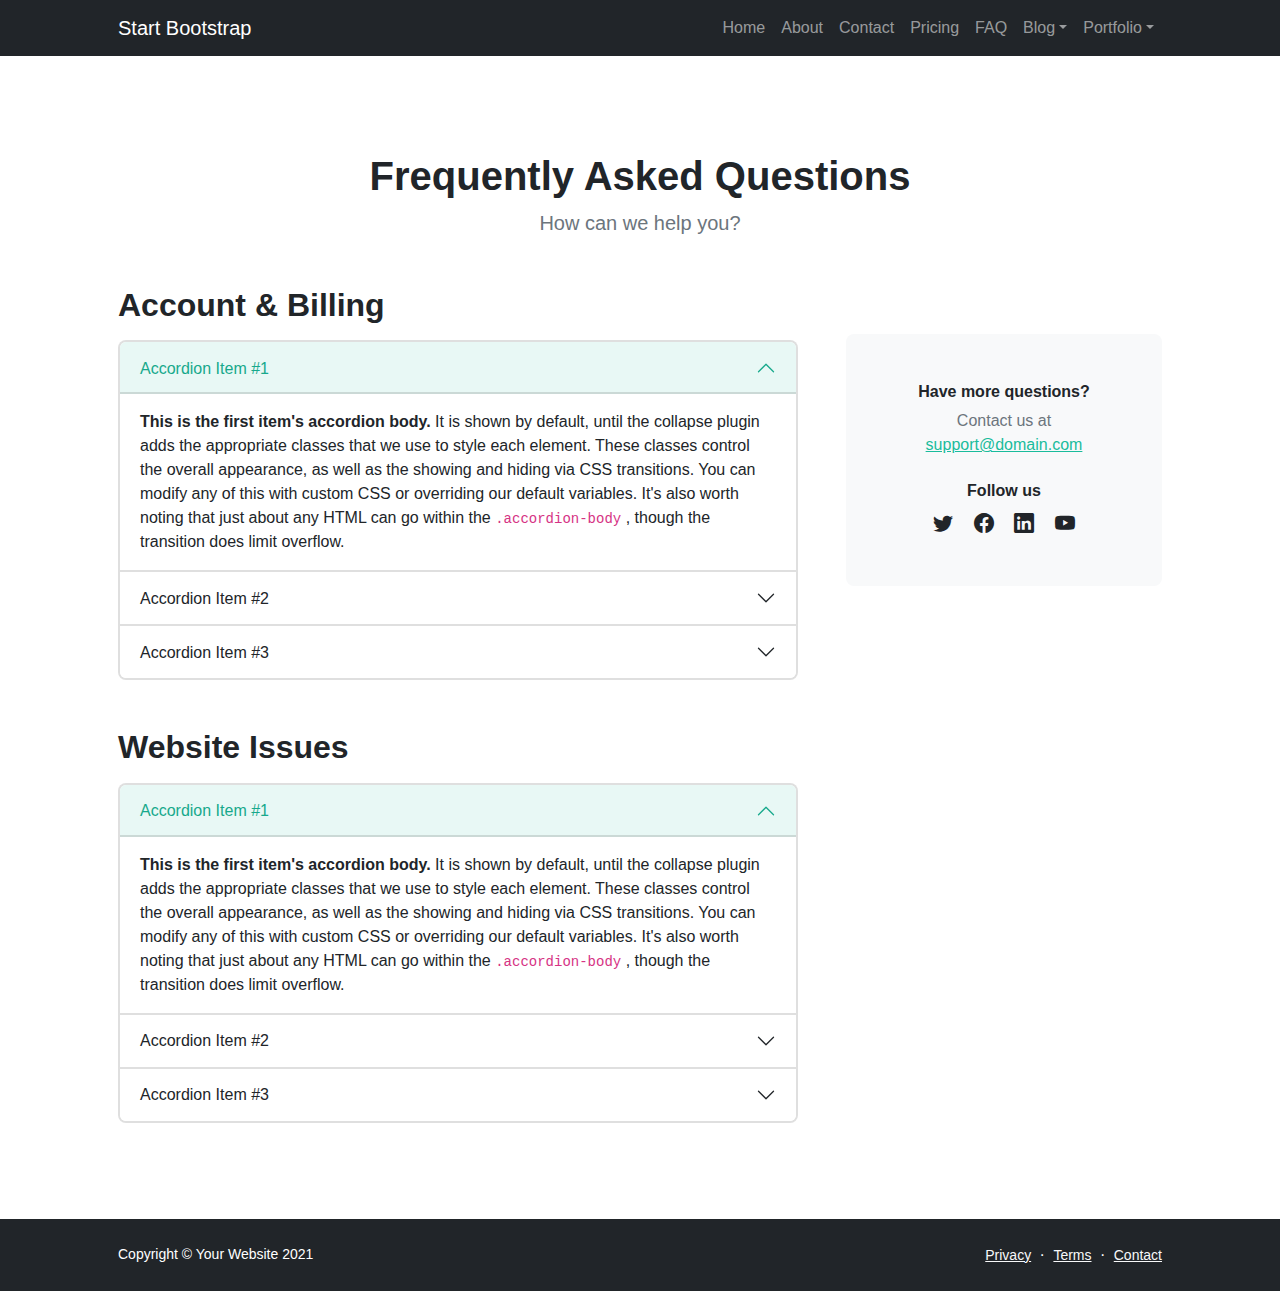
<file: faq.html>
<!DOCTYPE html>
<html lang="en">
    <head>
        <meta charset="utf-8" />
        <meta name="viewport" content="width=device-width, initial-scale=1, shrink-to-fit=no" />
        <meta name="description" content="" />
        <meta name="author" content="" />
        <title>Modern Business - Start Bootstrap Template</title>
        <!-- Favicon-->
        <link rel="icon" type="image/x-icon" href="assets/favicon.ico" />
        <!-- Bootstrap icons-->
        <link href="https://cdn.jsdelivr.net/npm/bootstrap-icons@1.5.0/font/bootstrap-icons.css" rel="stylesheet" />
        <!-- Core theme CSS (includes Bootstrap)-->
        <link href="css/styles.css" rel="stylesheet" />
    </head>
    <body class="d-flex flex-column h-100">
        <main class="flex-shrink-0">
            <!-- Navigation-->
            <nav class="navbar navbar-expand-lg navbar-dark bg-dark">
                <div class="container px-5">
                    <a class="navbar-brand" href="index.html">Start Bootstrap</a>
                    <button class="navbar-toggler" type="button" data-bs-toggle="collapse" data-bs-target="#navbarSupportedContent" aria-controls="navbarSupportedContent" aria-expanded="false" aria-label="Toggle navigation"><span class="navbar-toggler-icon"></span></button>
                    <div class="collapse navbar-collapse" id="navbarSupportedContent">
                        <ul class="navbar-nav ms-auto mb-2 mb-lg-0">
                            <li class="nav-item"><a class="nav-link" href="index.html">Home</a></li>
                            <li class="nav-item"><a class="nav-link" href="about.html">About</a></li>
                            <li class="nav-item"><a class="nav-link" href="contact.html">Contact</a></li>
                            <li class="nav-item"><a class="nav-link" href="pricing.html">Pricing</a></li>
                            <li class="nav-item"><a class="nav-link" href="faq.html">FAQ</a></li>
                            <li class="nav-item dropdown">
                                <a class="nav-link dropdown-toggle" id="navbarDropdownBlog" href="#" role="button" data-bs-toggle="dropdown" aria-expanded="false">Blog</a>
                                <ul class="dropdown-menu dropdown-menu-end" aria-labelledby="navbarDropdownBlog">
                                    <li><a class="dropdown-item" href="blog-home.html">Blog Home</a></li>
                                    <li><a class="dropdown-item" href="blog-post.html">Blog Post</a></li>
                                </ul>
                            </li>
                            <li class="nav-item dropdown">
                                <a class="nav-link dropdown-toggle" id="navbarDropdownPortfolio" href="#" role="button" data-bs-toggle="dropdown" aria-expanded="false">Portfolio</a>
                                <ul class="dropdown-menu dropdown-menu-end" aria-labelledby="navbarDropdownPortfolio">
                                    <li><a class="dropdown-item" href="portfolio-overview.html">Portfolio Overview</a></li>
                                    <li><a class="dropdown-item" href="portfolio-item.html">Portfolio Item</a></li>
                                </ul>
                            </li>
                        </ul>
                    </div>
                </div>
            </nav>
            <!-- Page Content-->
            <section class="py-5">
                <div class="container px-5 my-5">
                    <div class="text-center mb-5">
                        <h1 class="fw-bolder">Frequently Asked Questions</h1>
                        <p class="lead fw-normal text-muted mb-0">How can we help you?</p>
                    </div>
                    <div class="row gx-5">
                        <div class="col-xl-8">
                            <!-- FAQ Accordion 1-->
                            <h2 class="fw-bolder mb-3">Account &amp; Billing</h2>
                            <div class="accordion mb-5" id="accordionExample">
                                <div class="accordion-item">
                                    <h3 class="accordion-header" id="headingOne"><button class="accordion-button" type="button" data-bs-toggle="collapse" data-bs-target="#collapseOne" aria-expanded="true" aria-controls="collapseOne">Accordion Item #1</button></h3>
                                    <div class="accordion-collapse collapse show" id="collapseOne" aria-labelledby="headingOne" data-bs-parent="#accordionExample">
                                        <div class="accordion-body">
                                            <strong>This is the first item's accordion body.</strong>
                                            It is shown by default, until the collapse plugin adds the appropriate classes that we use to style each element. These classes control the overall appearance, as well as the showing and hiding via CSS transitions. You can modify any of this with custom CSS or overriding our default variables. It's also worth noting that just about any HTML can go within the
                                            <code>.accordion-body</code>
                                            , though the transition does limit overflow.
                                        </div>
                                    </div>
                                </div>
                                <div class="accordion-item">
                                    <h3 class="accordion-header" id="headingTwo"><button class="accordion-button collapsed" type="button" data-bs-toggle="collapse" data-bs-target="#collapseTwo" aria-expanded="false" aria-controls="collapseTwo">Accordion Item #2</button></h3>
                                    <div class="accordion-collapse collapse" id="collapseTwo" aria-labelledby="headingTwo" data-bs-parent="#accordionExample">
                                        <div class="accordion-body">
                                            <strong>This is the second item's accordion body.</strong>
                                            It is hidden by default, until the collapse plugin adds the appropriate classes that we use to style each element. These classes control the overall appearance, as well as the showing and hiding via CSS transitions. You can modify any of this with custom CSS or overriding our default variables. It's also worth noting that just about any HTML can go within the
                                            <code>.accordion-body</code>
                                            , though the transition does limit overflow.
                                        </div>
                                    </div>
                                </div>
                                <div class="accordion-item">
                                    <h3 class="accordion-header" id="headingThree"><button class="accordion-button collapsed" type="button" data-bs-toggle="collapse" data-bs-target="#collapseThree" aria-expanded="false" aria-controls="collapseThree">Accordion Item #3</button></h3>
                                    <div class="accordion-collapse collapse" id="collapseThree" aria-labelledby="headingThree" data-bs-parent="#accordionExample">
                                        <div class="accordion-body">
                                            <strong>This is the third item's accordion body.</strong>
                                            It is hidden by default, until the collapse plugin adds the appropriate classes that we use to style each element. These classes control the overall appearance, as well as the showing and hiding via CSS transitions. You can modify any of this with custom CSS or overriding our default variables. It's also worth noting that just about any HTML can go within the
                                            <code>.accordion-body</code>
                                            , though the transition does limit overflow.
                                        </div>
                                    </div>
                                </div>
                            </div>
                            <!-- FAQ Accordion 2-->
                            <h2 class="fw-bolder mb-3">Website Issues</h2>
                            <div class="accordion mb-5 mb-xl-0" id="accordionExample2">
                                <div class="accordion-item">
                                    <h3 class="accordion-header" id="headingOne"><button class="accordion-button" type="button" data-bs-toggle="collapse" data-bs-target="#collapseOne" aria-expanded="true" aria-controls="collapseOne">Accordion Item #1</button></h3>
                                    <div class="accordion-collapse collapse show" id="collapseOne" aria-labelledby="headingOne" data-bs-parent="#accordionExample2">
                                        <div class="accordion-body">
                                            <strong>This is the first item's accordion body.</strong>
                                            It is shown by default, until the collapse plugin adds the appropriate classes that we use to style each element. These classes control the overall appearance, as well as the showing and hiding via CSS transitions. You can modify any of this with custom CSS or overriding our default variables. It's also worth noting that just about any HTML can go within the
                                            <code>.accordion-body</code>
                                            , though the transition does limit overflow.
                                        </div>
                                    </div>
                                </div>
                                <div class="accordion-item">
                                    <h3 class="accordion-header" id="headingTwo"><button class="accordion-button collapsed" type="button" data-bs-toggle="collapse" data-bs-target="#collapseTwo" aria-expanded="false" aria-controls="collapseTwo">Accordion Item #2</button></h3>
                                    <div class="accordion-collapse collapse" id="collapseTwo" aria-labelledby="headingTwo" data-bs-parent="#accordionExample2">
                                        <div class="accordion-body">
                                            <strong>This is the second item's accordion body.</strong>
                                            It is hidden by default, until the collapse plugin adds the appropriate classes that we use to style each element. These classes control the overall appearance, as well as the showing and hiding via CSS transitions. You can modify any of this with custom CSS or overriding our default variables. It's also worth noting that just about any HTML can go within the
                                            <code>.accordion-body</code>
                                            , though the transition does limit overflow.
                                        </div>
                                    </div>
                                </div>
                                <div class="accordion-item">
                                    <h3 class="accordion-header" id="headingThree"><button class="accordion-button collapsed" type="button" data-bs-toggle="collapse" data-bs-target="#collapseThree" aria-expanded="false" aria-controls="collapseThree">Accordion Item #3</button></h3>
                                    <div class="accordion-collapse collapse" id="collapseThree" aria-labelledby="headingThree" data-bs-parent="#accordionExample2">
                                        <div class="accordion-body">
                                            <strong>This is the third item's accordion body.</strong>
                                            It is hidden by default, until the collapse plugin adds the appropriate classes that we use to style each element. These classes control the overall appearance, as well as the showing and hiding via CSS transitions. You can modify any of this with custom CSS or overriding our default variables. It's also worth noting that just about any HTML can go within the
                                            <code>.accordion-body</code>
                                            , though the transition does limit overflow.
                                        </div>
                                    </div>
                                </div>
                            </div>
                        </div>
                        <div class="col-xl-4">
                            <div class="card border-0 bg-light mt-xl-5">
                                <div class="card-body p-4 py-lg-5">
                                    <div class="d-flex align-items-center justify-content-center">
                                        <div class="text-center">
                                            <div class="h6 fw-bolder">Have more questions?</div>
                                            <p class="text-muted mb-4">
                                                Contact us at
                                                <br />
                                                <a href="#!">support@domain.com</a>
                                            </p>
                                            <div class="h6 fw-bolder">Follow us</div>
                                            <a class="fs-5 px-2 link-dark" href="#!"><i class="bi-twitter"></i></a>
                                            <a class="fs-5 px-2 link-dark" href="#!"><i class="bi-facebook"></i></a>
                                            <a class="fs-5 px-2 link-dark" href="#!"><i class="bi-linkedin"></i></a>
                                            <a class="fs-5 px-2 link-dark" href="#!"><i class="bi-youtube"></i></a>
                                        </div>
                                    </div>
                                </div>
                            </div>
                        </div>
                    </div>
                </div>
            </section>
        </main>
        <!-- Footer-->
        <footer class="bg-dark py-4 mt-auto">
            <div class="container px-5">
                <div class="row align-items-center justify-content-between flex-column flex-sm-row">
                    <div class="col-auto"><div class="small m-0 text-white">Copyright &copy; Your Website 2021</div></div>
                    <div class="col-auto">
                        <a class="link-light small" href="#!">Privacy</a>
                        <span class="text-white mx-1">&middot;</span>
                        <a class="link-light small" href="#!">Terms</a>
                        <span class="text-white mx-1">&middot;</span>
                        <a class="link-light small" href="#!">Contact</a>
                    </div>
                </div>
            </div>
        </footer>
        <!-- Bootstrap core JS-->
        <script src="https://cdn.jsdelivr.net/npm/bootstrap@5.1.0/dist/js/bootstrap.bundle.min.js"></script>
        <!-- Core theme JS-->
        <script src="js/scripts.js"></script>
    </body>
</html>
</file>
